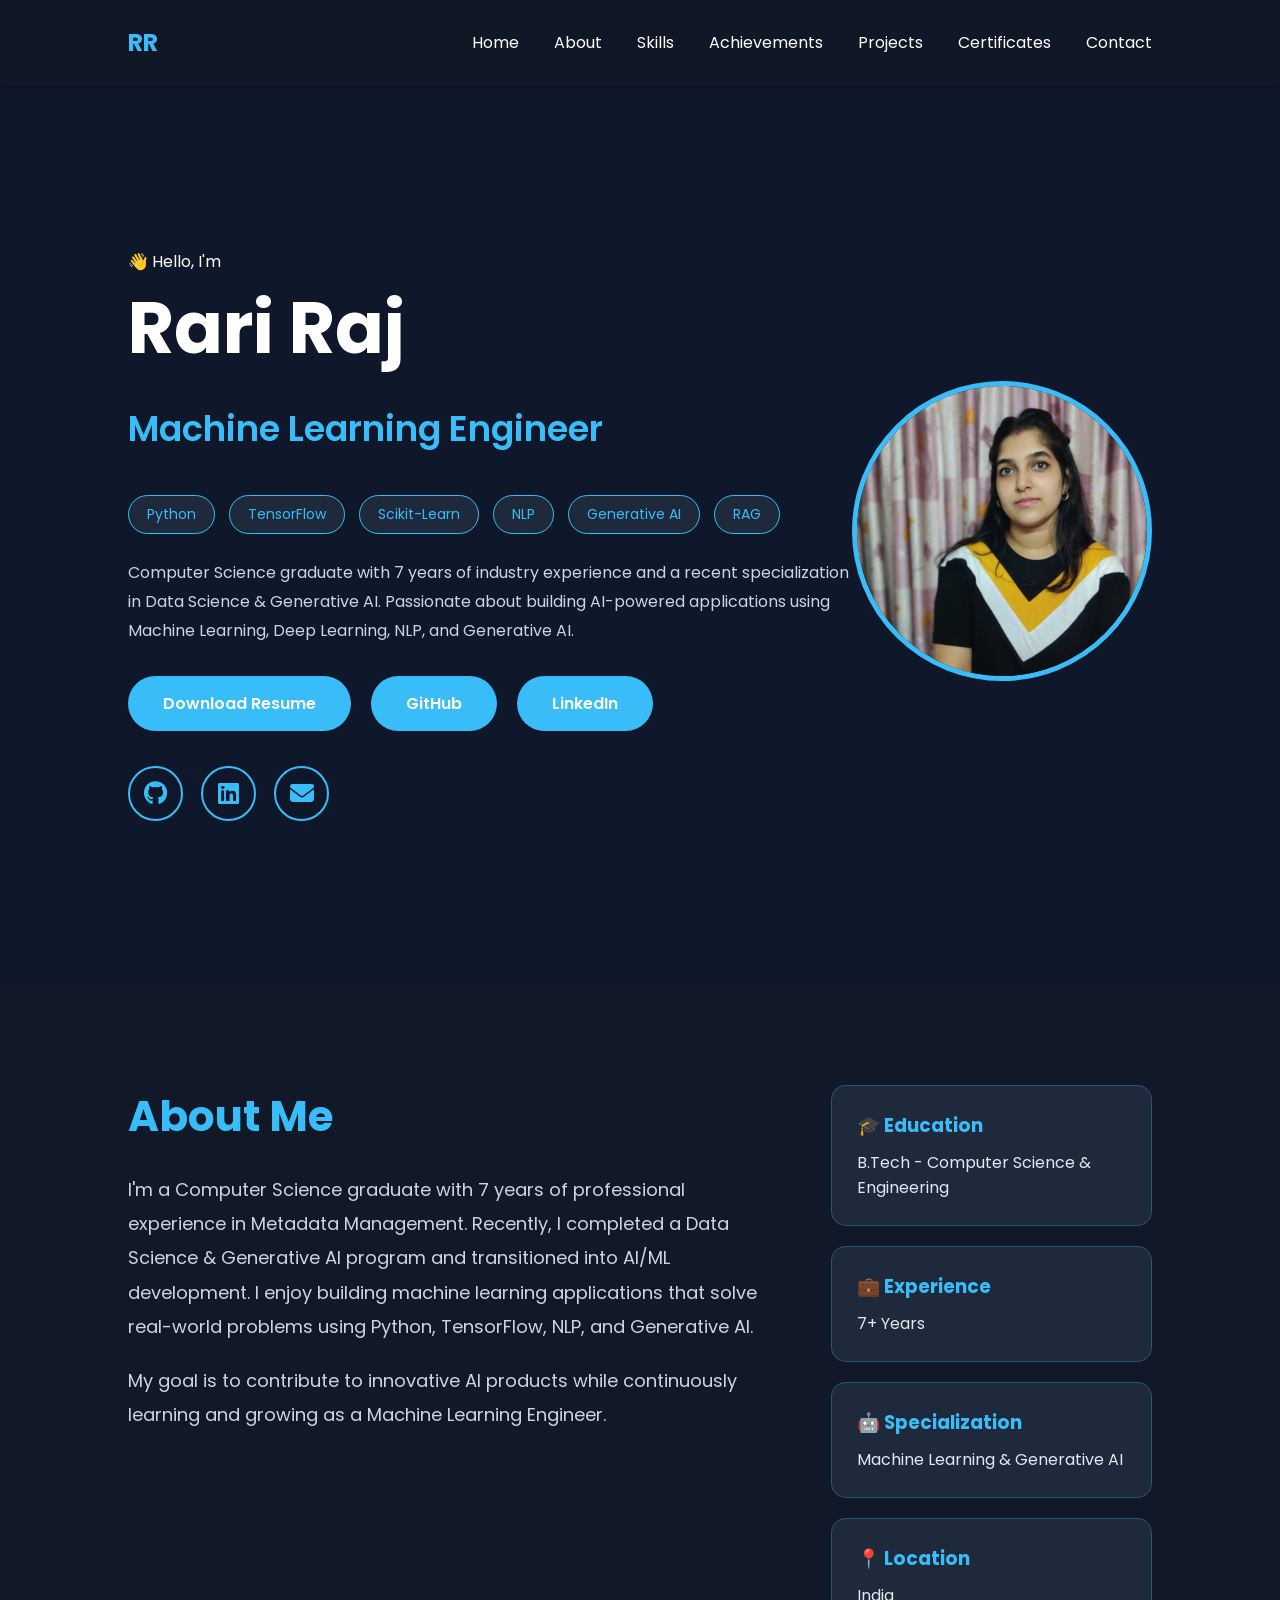
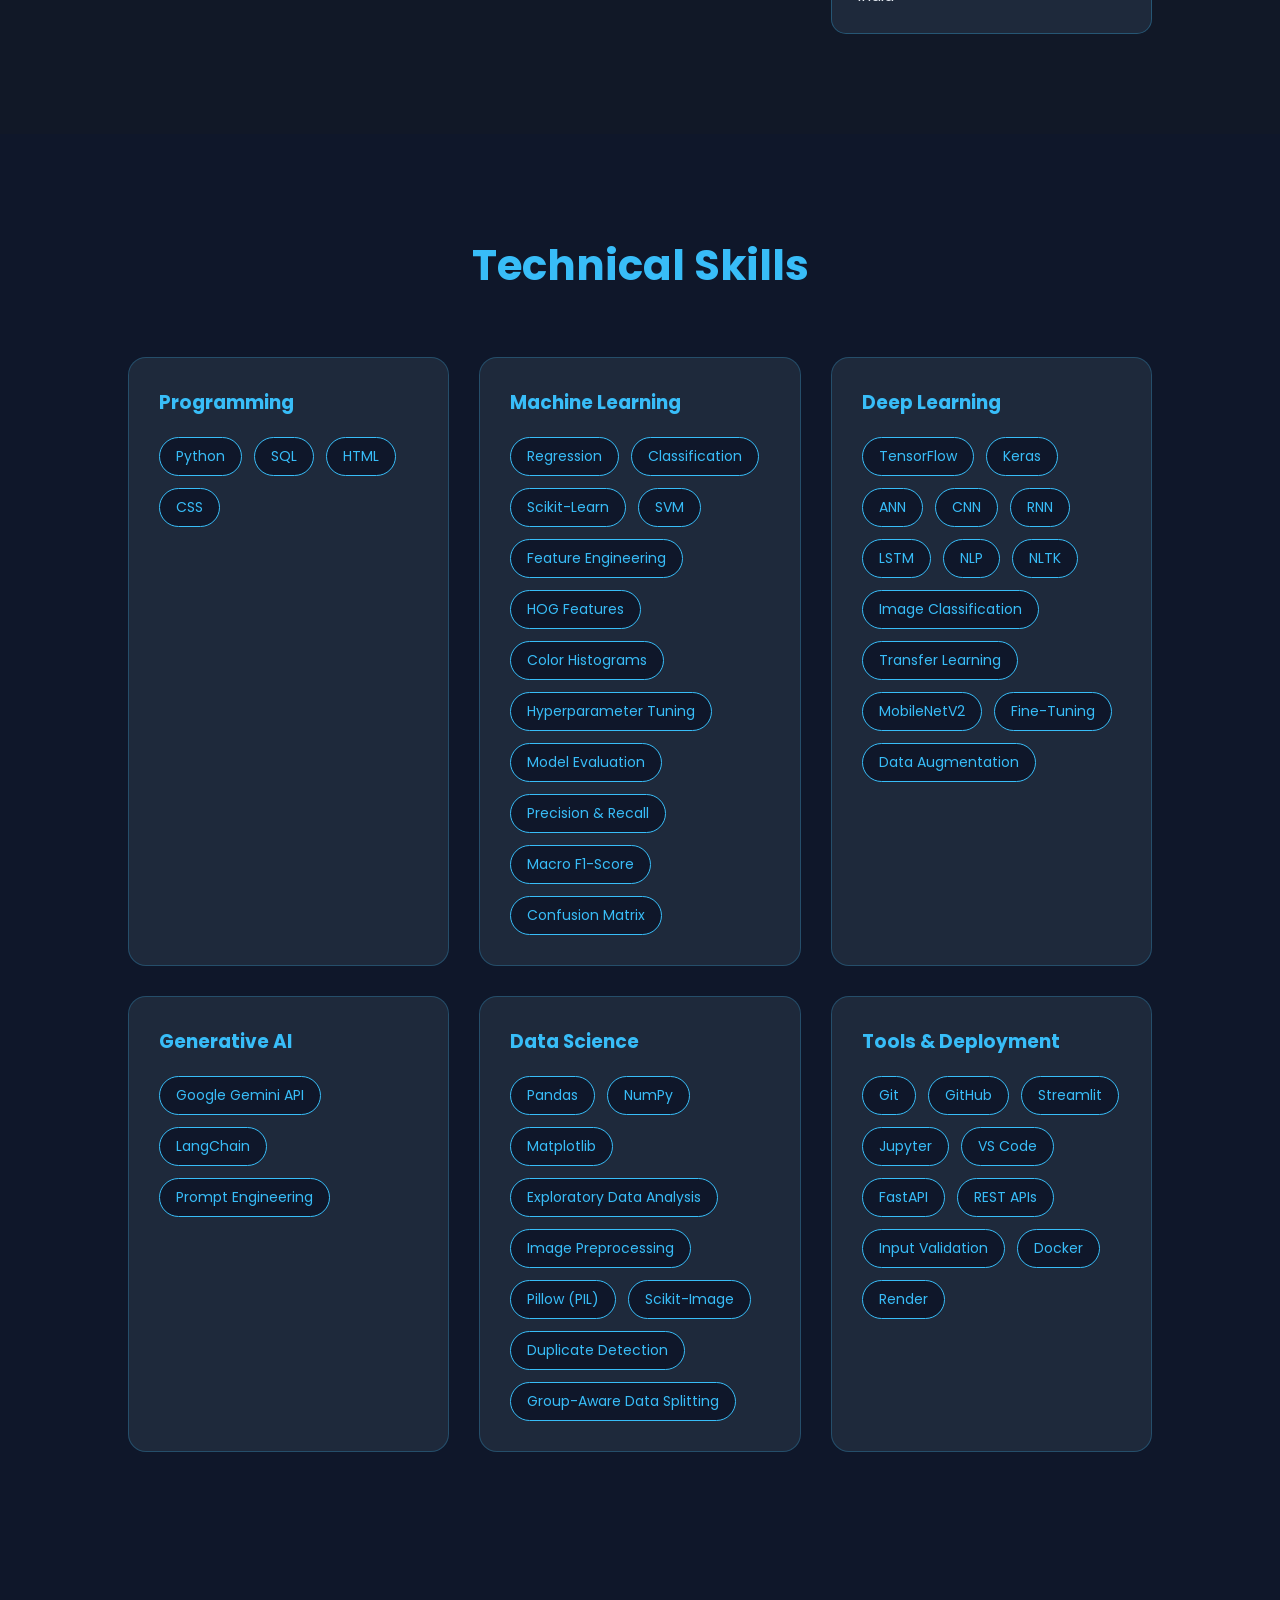
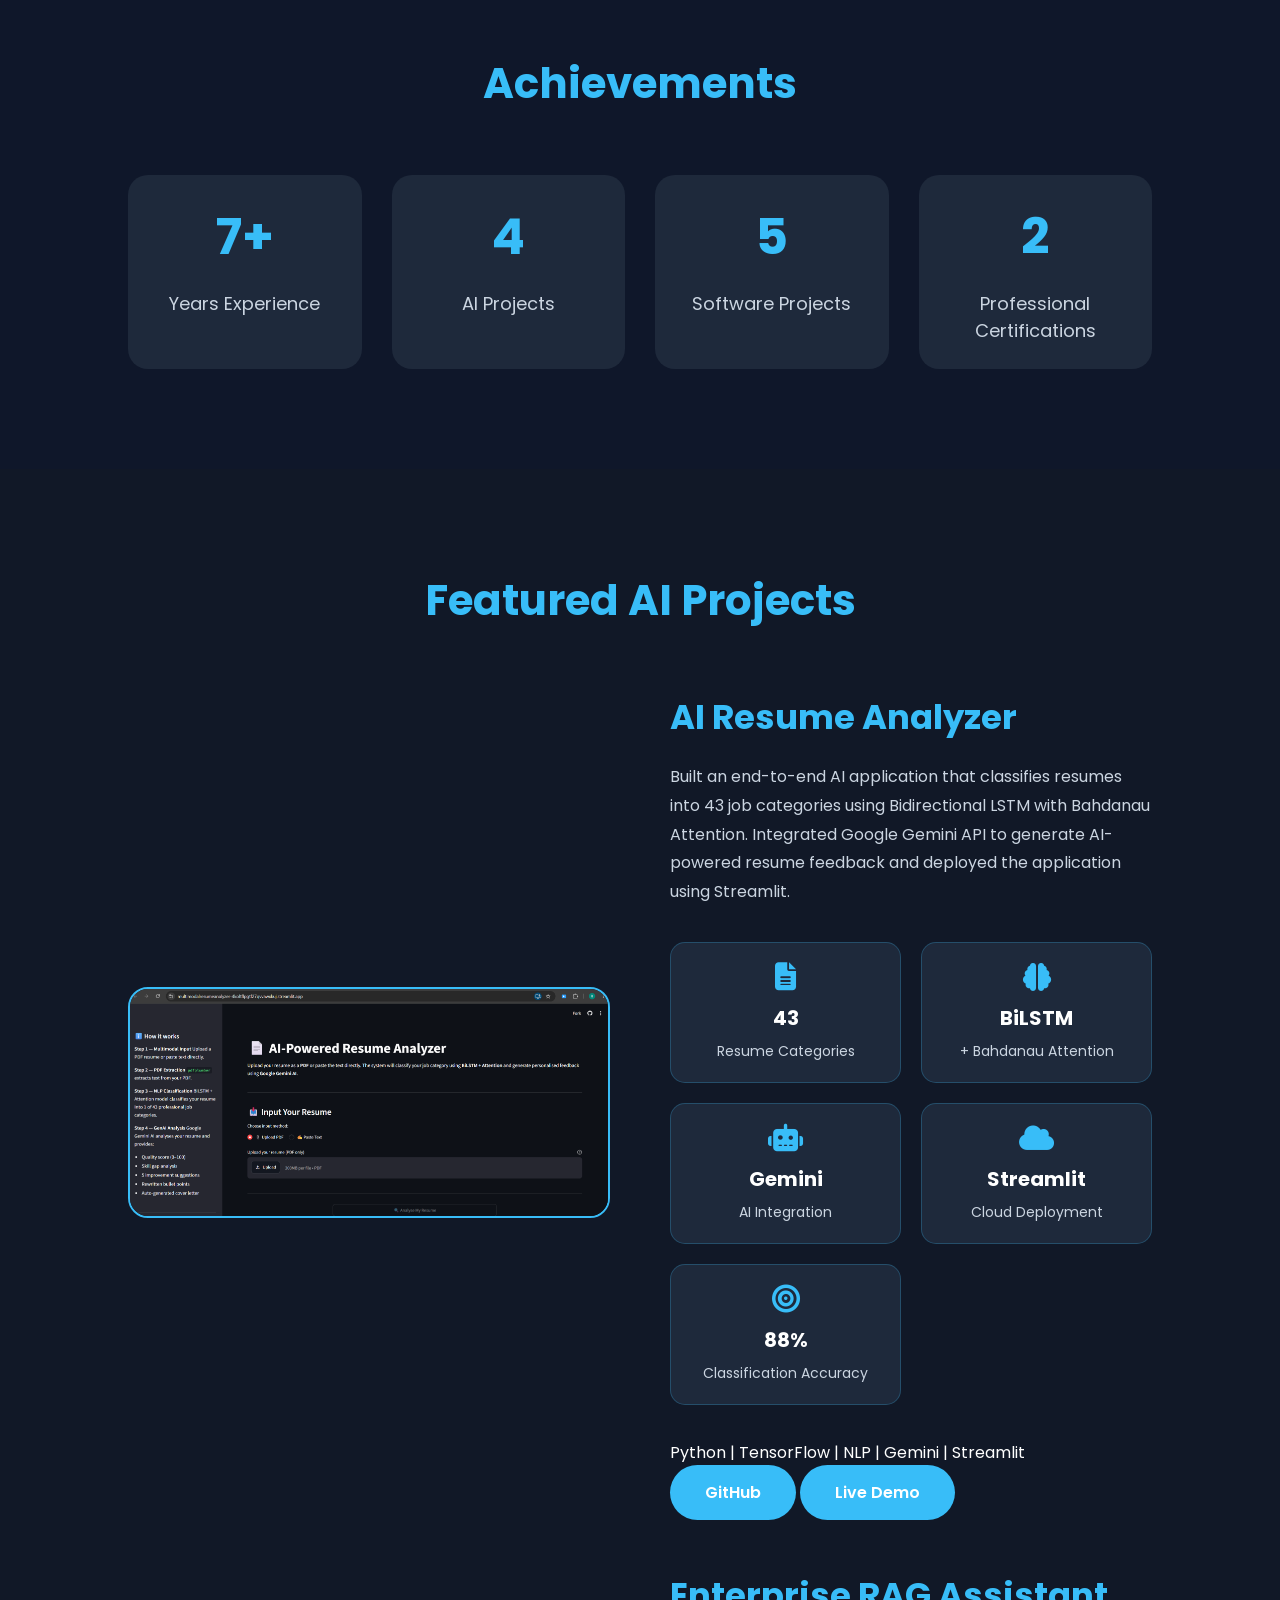
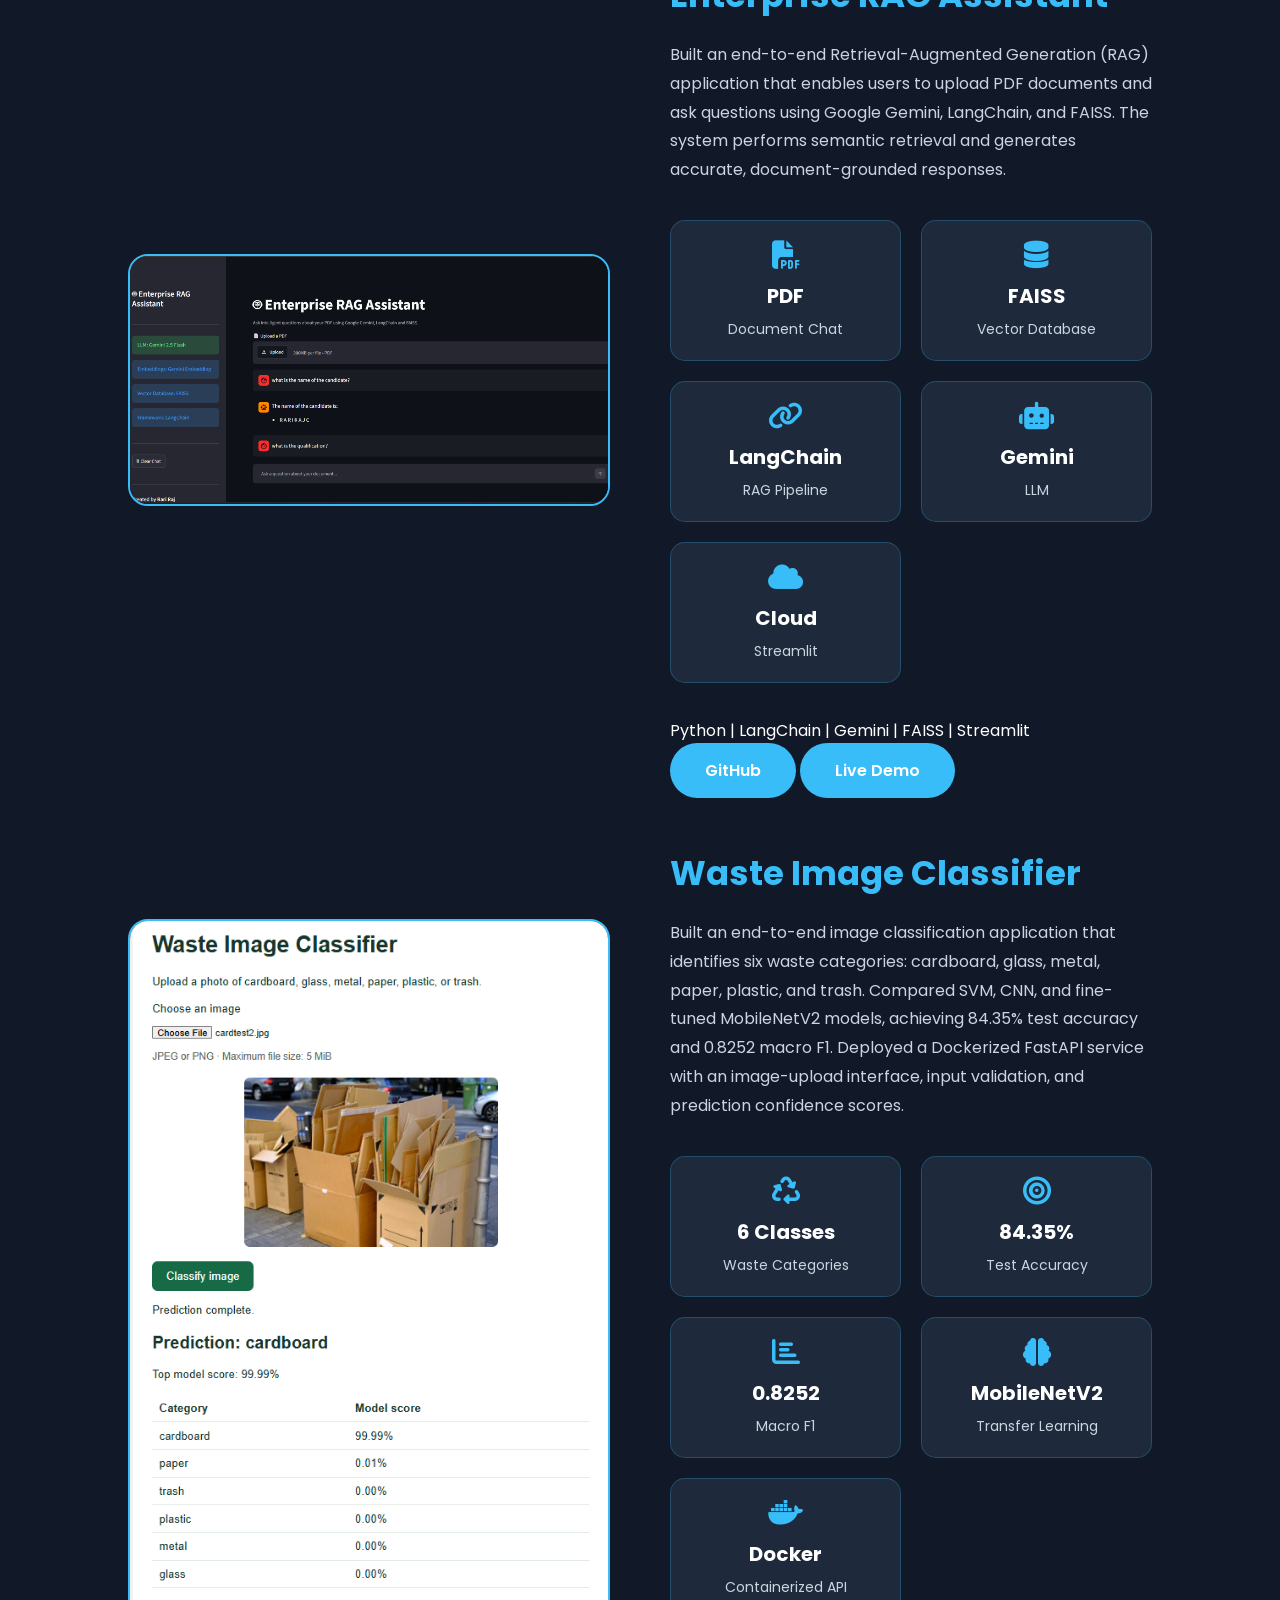
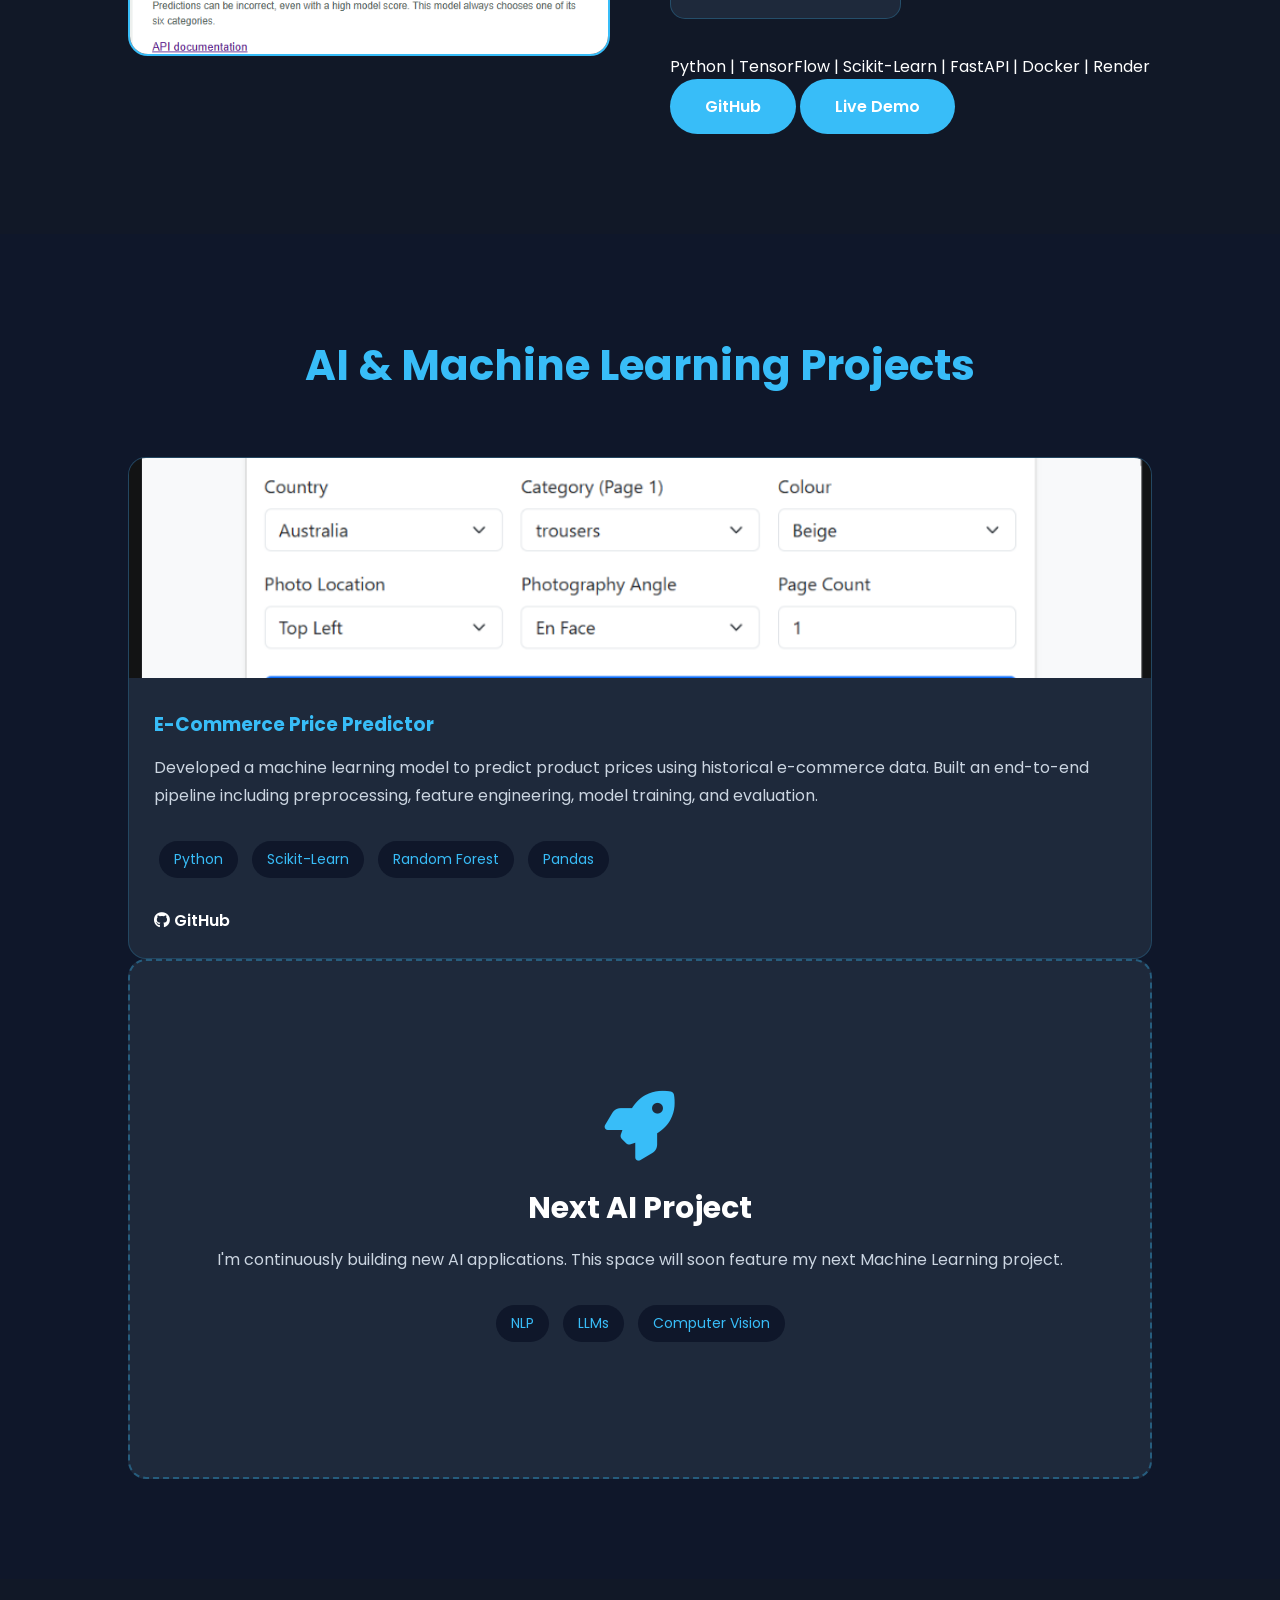
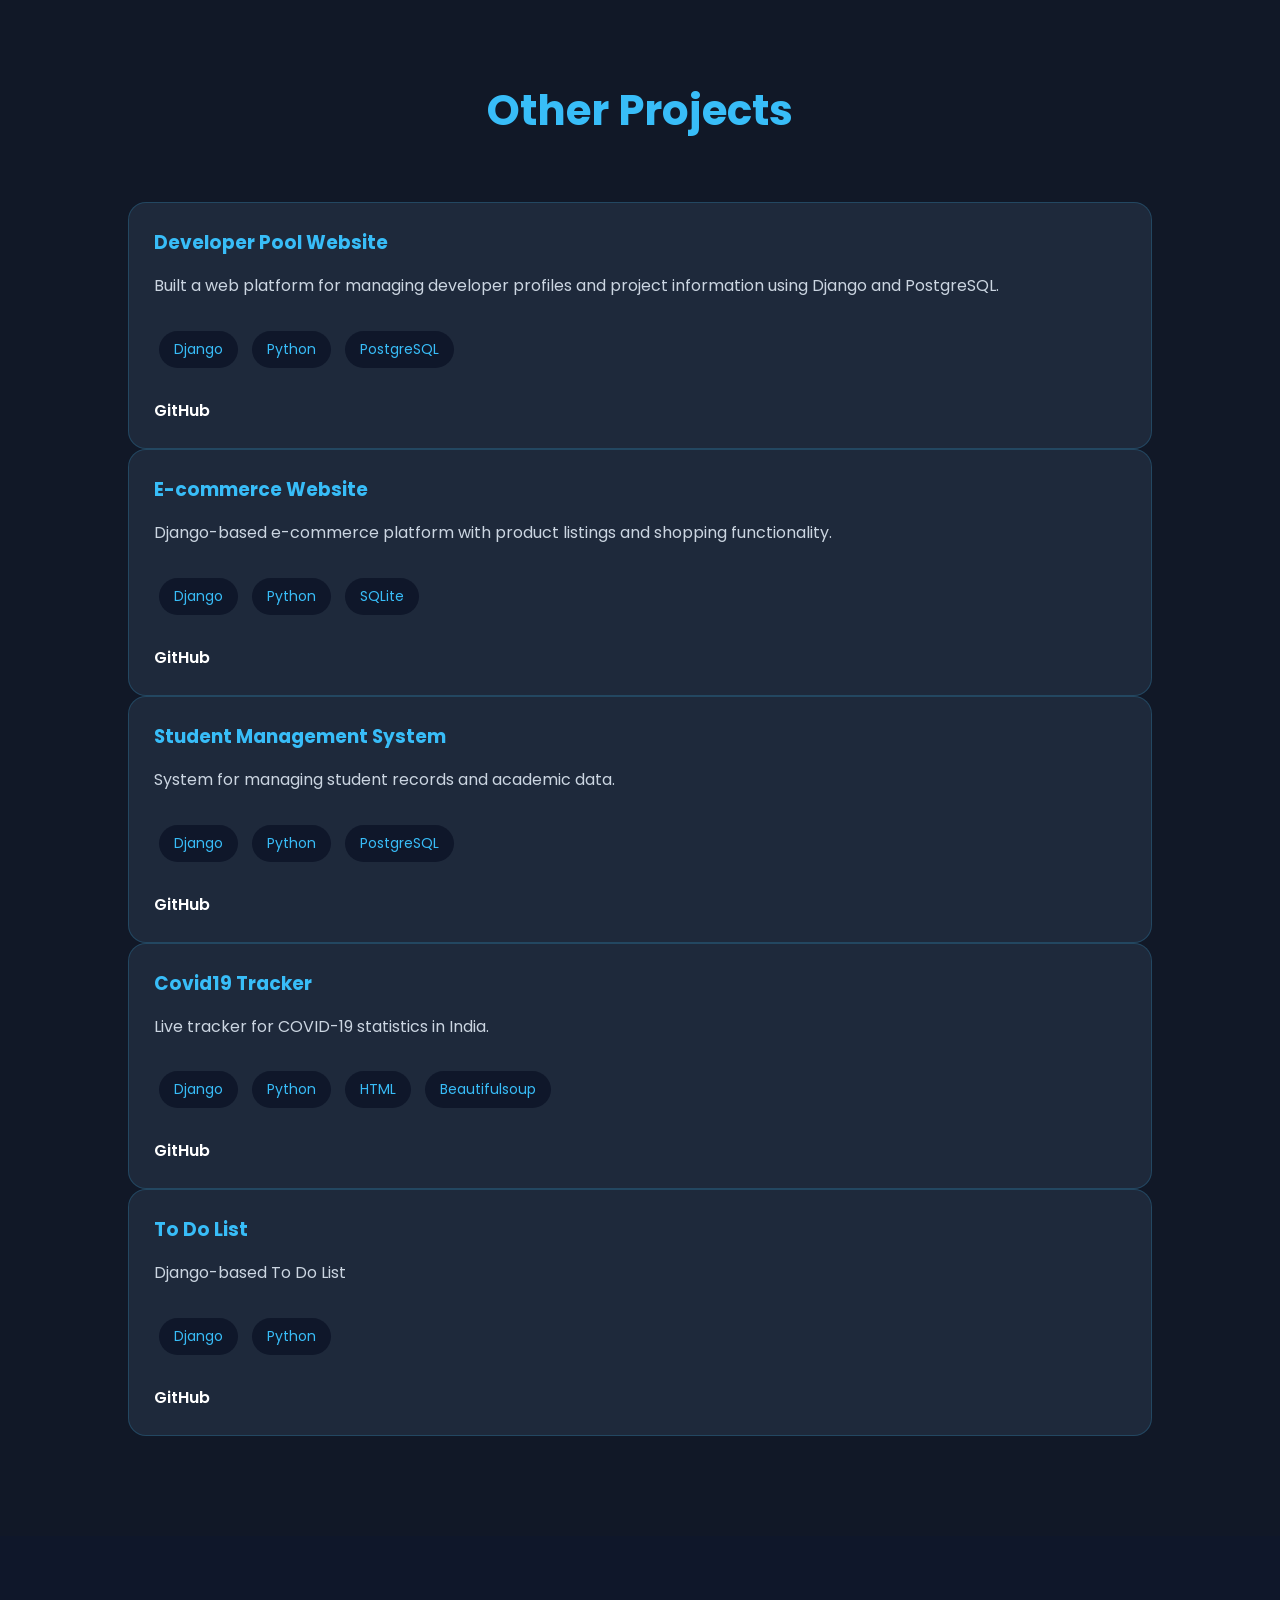
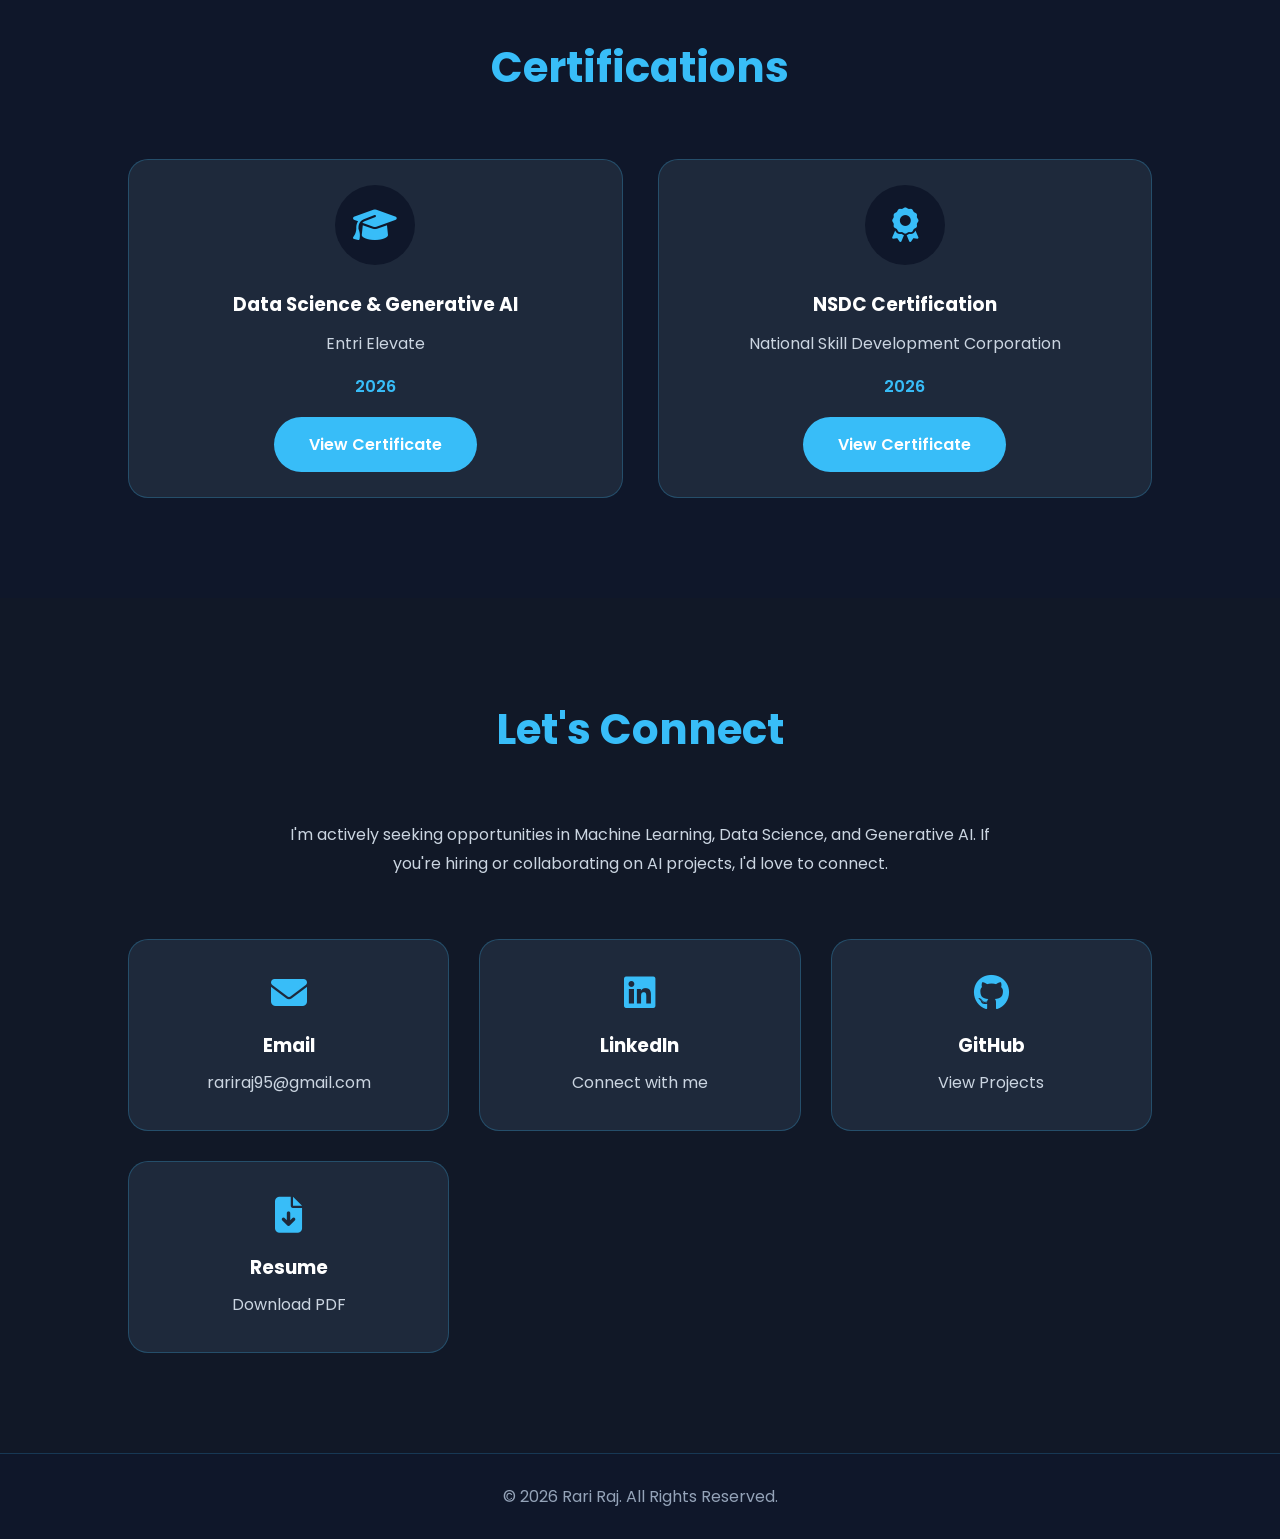
<file: index.html>
<!DOCTYPE html>
<html lang="en">
<head>
    <meta charset="UTF-8">
    <meta name="viewport" content="width=device-width, initial-scale=1.0">
    <meta name="description"
content="Portfolio of Rari Raj, Machine Learning Engineer specializing in AI, Deep Learning, NLP, and Generative AI.">

<meta name="keywords"
content="Machine Learning, Data Science, AI, Python, TensorFlow, NLP, Portfolio">

<meta name="author"
content="Rari Raj">
    <title>Rari Raj | Machine Learning Engineer</title>
    <link rel="stylesheet" href="style.css">
    <link rel="preconnect" href="https://fonts.googleapis.com">
    <link rel="preconnect" href="https://fonts.gstatic.com" crossorigin>
    <link href="https://fonts.googleapis.com/css2?family=Poppins:wght@300;400;500;600;700&display=swap" rel="stylesheet">
    <link rel="stylesheet"
href="https://cdnjs.cloudflare.com/ajax/libs/font-awesome/6.5.2/css/all.min.css">
</head>
<body>

    <!-- Navigation Bar -->

    <nav>

        <div class="logo">
            RR
        </div>

        <ul class="nav-links">

            <li><a href="#home">Home</a></li>

            <li><a href="#about">About</a></li>

            <li><a href="#skills">Skills</a></li>

            <li><a href="#achievements">Achievements</a></li>

            <li><a href="#featured-project">Projects</a></li>

            <li><a href="#certifications">Certificates</a></li>

            <li><a href="#contact">Contact</a></li>

        </ul>
        <div class="menu-toggle">
    <i class="fas fa-bars"></i>
</div>

    </nav>
    <!-- ================= HOME SECTION ================= -->

<section id="home">

    <div class="hero">

        <!-- Left Side -->

        <div class="hero-text">

            <p class="greeting">
                👋 Hello, I'm
            </p>

            <h1>
                Rari Raj
            </h1>

            <h2 class="hero-title">
                Machine Learning Engineer | Data Scientist
            </h2>
            <div class="tech-stack">

                <span>Python</span>

                <span>TensorFlow</span>

                <span>Scikit-Learn</span>

                <span>NLP</span>

                <span>Generative AI</span>

                <span>RAG</span>

            </div>

            <p class="intro">

                Computer Science graduate with 7 years of industry experience and a recent specialization in Data Science & Generative AI. 
                Passionate about building AI-powered applications using Machine Learning, Deep Learning, NLP, and Generative AI.

            </p>

            <div class="buttons">

                <a href="assets/resume.pdf" class="btn" download>
                    Download Resume
                </a>

                <a href="https://github.com/RariRaj" target="_blank" class="btn">
                    GitHub
                </a>

                <a href="https://www.linkedin.com/in/rari-raj-c-/" target="_blank" class="btn">
                    LinkedIn
                </a>

            </div>
            
            <div class="social-icons">

                <a href="https://github.com/RariRaj" target="_blank">
                    <i class="fa-brands fa-github"></i>
                </a>

                <a href="https://www.linkedin.com/in/rari-raj-c-/" target="_blank">
                    <i class="fa-brands fa-linkedin"></i>
                </a>

                <a href="mailto:rariraj95@gmail.com">
                    <i class="fa-solid fa-envelope"></i>
                </a>

            </div> 

        </div>
        

        <!-- Right Side -->

        <div class="hero-image">

            <img src="assets/images/profile.jpeg" alt="Rari Raj">

        </div>

    </div>

</section>

<!-- ================= ABOUT ================= -->

<section id="about" class="hidden">

    <div class="about-container">

        <div class="about-left">

            <h2>About Me</h2>

            <p>
                I'm a Computer Science graduate with 7 years of professional experience in Metadata Management. Recently, I completed a Data Science & Generative AI program and transitioned into AI/ML development. I enjoy building machine learning applications that solve real-world problems using Python, TensorFlow, NLP, and Generative AI.
            </p>

            <p>
                My goal is to contribute to innovative AI products while continuously learning and growing as a Machine Learning Engineer.
            </p>

        </div>

        <div class="about-right">

            <div class="info-card">
                <h3>🎓 Education</h3>
                <p>B.Tech - Computer Science & Engineering</p>
            </div>

            <div class="info-card">
                <h3>💼 Experience</h3>
                <p>7+ Years</p>
            </div>

            <div class="info-card">
                <h3>🤖 Specialization</h3>
                <p>Machine Learning & Generative AI</p>
            </div>

            <div class="info-card">
                <h3>📍 Location</h3>
                <p>India</p>
            </div>

        </div>

    </div>

</section>

<!-- ================= SKILLS ================= -->

<section id="skills" class="hidden">

    <h2 class="section-title">Technical Skills</h2>

    <div class="skills-container">

        <div class="skill-card">
            <h3>Programming</h3>

            <div class="skill-tags">
                <span>Python</span>
                <span>SQL</span>
                <span>HTML</span>
                <span>CSS</span>
            </div>
        </div>

        <div class="skill-card">
            <h3>Machine Learning</h3>

            <div class="skill-tags">
                <span>Regression</span>
                <span>Classification</span>
                <span>Scikit-Learn</span>
                <span>SVM</span>
                <span>Feature Engineering</span>
                <span>HOG Features</span>
                <span>Color Histograms</span>
                <span>Hyperparameter Tuning</span>
                <span>Model Evaluation</span>
                <span>Precision &amp; Recall</span>
                <span>Macro F1-Score</span>
                <span>Confusion Matrix</span>
            </div>
        </div>

        <div class="skill-card">
            <h3>Deep Learning</h3>

            <div class="skill-tags">
                <span>TensorFlow</span>
                <span>Keras</span>
                <span>ANN</span>
                <span>CNN</span>
                <span>RNN</span>
                <span>LSTM</span>
                <span>NLP</span>
                <span>NLTK</span>
                <span>Image Classification</span>
                <span>Transfer Learning</span>
                <span>MobileNetV2</span>
                <span>Fine-Tuning</span>
                <span>Data Augmentation</span>
                
            </div>
        </div>

        <div class="skill-card">
            <h3>Generative AI</h3>

            <div class="skill-tags">
                <span>Google Gemini API</span>
                <span>LangChain</span>
                <span>Prompt Engineering</span>
            </div>
        </div>

        <div class="skill-card">
            <h3>Data Science</h3>

            <div class="skill-tags">
                <span>Pandas</span>
                <span>NumPy</span>
                <span>Matplotlib</span>
                <span>Exploratory Data Analysis</span>
                <span>Image Preprocessing</span>
                <span>Pillow (PIL)</span>
                <span>Scikit-Image</span>
                <span>Duplicate Detection</span>
                <span>Group-Aware Data Splitting</span>
            </div>
        </div>

        <div class="skill-card">
            <h3>Tools &amp; Deployment</h3>

            <div class="skill-tags">
                <span>Git</span>
                <span>GitHub</span>
                <span>Streamlit</span>
                <span>Jupyter</span>
                <span>VS Code</span>
                <span>FastAPI</span>
                <span>REST APIs</span>
                <span>Input Validation</span>
                <span>Docker</span>
                <span>Render</span>
            </div>
        </div>

    </div>

</section>

<!--==================== ACHIEVEMENTS ====================-->

<section id="achievements" class="hidden">

    <h2 class="section-title">Achievements</h2>

    <div class="achievement-container">

        <div class="achievement-card">
            <h2>7+</h2>
            <p>Years Experience</p>
        </div>

        <div class="achievement-card">
            <h2>4</h2>
            <p>AI Projects</p>
        </div>

        <div class="achievement-card">
            <h2>5</h2>
            <p>Software Projects</p>
        </div>

        <div class="achievement-card">
            <h2>2</h2>
            <p>Professional Certifications</p>
        </div>

    </div>

</section>

<!-- ================= PROJECTS ================= -->

<!--==================== FEATURED PROJECT ====================-->

<section id="featured-project" class="hidden">

    <h2 class="section-title">Featured AI Projects</h2>

    <div class="featured-container">

        <div class="featured-image">

            <img src="assets/projects/resume-analyzer.png"
                 alt="AI Resume Analyzer">

        </div>

        <div class="featured-content">

            <h3>AI Resume Analyzer</h3>

            <p>
                Built an end-to-end AI application that classifies resumes into
                43 job categories using Bidirectional LSTM with Bahdanau Attention.
                Integrated Google Gemini API to generate AI-powered resume feedback
                and deployed the application using Streamlit.
            </p>

            <div class="project-highlights">

    <div class="highlight-box">
        <i class="fas fa-file-alt"></i>
        <h4>43</h4>
        <p>Resume Categories</p>
    </div>

    <div class="highlight-box">
        <i class="fas fa-brain"></i>
        <h4>BiLSTM</h4>
        <p>+ Bahdanau Attention</p>
    </div>

    <div class="highlight-box">
        <i class="fas fa-robot"></i>
        <h4>Gemini</h4>
        <p>AI Integration</p>
    </div>

    <div class="highlight-box">
        <i class="fas fa-cloud"></i>
        <h4>Streamlit</h4>
        <p>Cloud Deployment</p>
    </div>

    <div class="highlight-box">
        <i class="fas fa-bullseye"></i>
        <h4>88%</h4>
        <p>Classification Accuracy</p>
    </div>

</div>

            <div class="project-tech">

                <span>Python |</span>
                <span>TensorFlow |</span>
                <span>NLP |</span>
                <span>Gemini |</span>
                <span>Streamlit</span>

            </div>

            <div class="project-buttons">

                <a href="https://github.com/RariRaj/MultimodalResumeAnalyzer"
                   target="_blank"
                   class="btn">

                    GitHub

                </a>

                <a href="https://multimodalresumeanalyzer-4koltflpgtf27qvvawxkuj.streamlit.app/"
                   target="_blank"
                   class="btn">

                    Live Demo

                </a>

            </div>

        </div>
    

    </div>
        <!-- ================= SECOND FEATURED PROJECT ================= -->

<div class="featured-container">

    <div class="featured-image">

        <img src="assets/projects/chat-with-pdf.png"
             alt="Enterprise RAG Assistant">

    </div>

    <div class="featured-content">

        <h3>Enterprise RAG Assistant</h3>

        <p>
            Built an end-to-end Retrieval-Augmented Generation (RAG) application
            that enables users to upload PDF documents and ask questions using
            Google Gemini, LangChain, and FAISS. The system performs semantic
            retrieval and generates accurate, document-grounded responses.
        </p>

        <div class="project-highlights">

            <div class="highlight-box">
                <i class="fas fa-file-pdf"></i>
                <h4>PDF</h4>
                <p>Document Chat</p>
            </div>

            <div class="highlight-box">
                <i class="fas fa-database"></i>
                <h4>FAISS</h4>
                <p>Vector Database</p>
            </div>

            <div class="highlight-box">
                <i class="fas fa-link"></i>
                <h4>LangChain</h4>
                <p>RAG Pipeline</p>
            </div>

            <div class="highlight-box">
                <i class="fas fa-robot"></i>
                <h4>Gemini</h4>
                <p>LLM</p>
            </div>

            <div class="highlight-box">
                <i class="fas fa-cloud"></i>
                <h4>Cloud</h4>
                <p>Streamlit</p>
            </div>

        </div>

        <div class="project-tech">

            <span>Python |</span>
            <span>LangChain |</span>
            <span>Gemini |</span>
            <span>FAISS |</span>
            <span>Streamlit</span>

        </div>

        <div class="project-buttons">

            <a href="https://github.com/RariRaj/Chat-with-PDF-RAG"
               target="_blank"
               class="btn">

                GitHub

            </a>

            <a href="https://chat-with-pdf-rag-uwemwcbj8anlo9jdgdjvnx.streamlit.app/"
               target="_blank"
               class="btn">

                Live Demo

            </a>

        </div>

    </div>

</div>

<div class="featured-container">

    <div class="featured-image">

        <img src="assets/projects/wasteImageClassifier.png"
             alt="Waste Image Classifier application">

    </div>

    <div class="featured-content">

        <h3>Waste Image Classifier</h3>

        <p>
            Built an end-to-end image classification application that identifies
            six waste categories: cardboard, glass, metal, paper, plastic, and
            trash. Compared SVM, CNN, and fine-tuned MobileNetV2 models,
            achieving 84.35% test accuracy and 0.8252 macro F1.
            Deployed a Dockerized FastAPI service with an image-upload
            interface, input validation, and prediction confidence scores.
        </p>

        <div class="project-highlights">

            <div class="highlight-box">
                <i class="fas fa-recycle" aria-hidden="true"></i>
                <h4>6 Classes</h4>
                <p>Waste Categories</p>
            </div>

            <div class="highlight-box">
                <i class="fas fa-bullseye" aria-hidden="true"></i>
                <h4>84.35%</h4>
                <p>Test Accuracy</p>
            </div>

            <div class="highlight-box">
                <i class="fas fa-chart-bar" aria-hidden="true"></i>
                <h4>0.8252</h4>
                <p>Macro F1</p>
            </div>

            <div class="highlight-box">
                <i class="fas fa-brain" aria-hidden="true"></i>
                <h4>MobileNetV2</h4>
                <p>Transfer Learning</p>
            </div>

            <div class="highlight-box">
                <i class="fab fa-docker" aria-hidden="true"></i>
                <h4>Docker</h4>
                <p>Containerized API</p>
            </div>

        </div>

        <div class="project-tech">

            <span>Python |</span>
            <span>TensorFlow |</span>
            <span>Scikit-Learn |</span>
            <span>FastAPI |</span>
            <span>Docker |</span>
            <span>Render</span>

        </div>

        <div class="project-buttons">

            <a href="https://github.com/RariRaj/waste-image-classifier"
               target="_blank"
               rel="noopener noreferrer"
               class="btn">
                GitHub
            </a>

            <a href="https://waste-image-classifier-yiy6.onrender.com/"
               target="_blank"
               rel="noopener noreferrer"
               class="btn">
                Live Demo
            </a>

        </div>

    </div>

</div>

</section>

<!--==================== AI PROJECTS ====================-->



<section id="ai-projects">

    <h2 class="section-title">AI & Machine Learning Projects</h2>

    <div class="projects-grid">

        <!-- Project Card -->

        <div class="project-card">

            <img src="assets/projects/eshop.png"
                 alt="Price Predictor">

            <div class="project-info">

                <h3>E-Commerce Price Predictor</h3>

                <p>
                    Developed a machine learning model to predict product prices
                    using historical e-commerce data. Built an end-to-end pipeline
                    including preprocessing, feature engineering, model training,
                    and evaluation.
                </p>

                <div class="project-tags">

                    <span>Python</span>
                    <span>Scikit-Learn</span>
                    <span>Random Forest</span>
                    <span>Pandas</span>

                </div>

                <div class="project-links">

                    <a href="https://github.com/RariRaj/eshop-price-predictor"
                       target="_blank">

                        <i class="fab fa-github"></i> GitHub

                    </a>

                </div>

            </div>

            

        </div>
        <!-- Coming Soon Card -->

<div class="project-card coming-soon">

    <div class="coming-content">

        <i class="fas fa-rocket"></i>

        <h3>Next AI Project</h3>

        <p>
            I'm continuously building new AI applications.
            This space will soon feature my next Machine Learning project.
        </p>

        <div class="project-tags">

            <span>NLP</span>
            <span>LLMs</span>
            <span>Computer Vision</span>

        </div>

    </div>

</div>

    </div>

</section>

<!--==================== OTHER PROJECTS ====================-->

<section id="other-projects">

    <h2 class="section-title">Other Projects</h2>

    <div class="projects-grid">

        <!-- Repeat this card for each project -->

        <div class="project-card">

            

            <div class="project-info">

                <h3>Developer Pool Website</h3>

                <p>
                    Built a web platform for managing developer profiles and
                    project information using Django and PostgreSQL.
                </p>

                <div class="project-tags">

                    <span>Django</span>
                    <span>Python</span>
                    <span>PostgreSQL</span>

                </div>

                <div class="project-links">

                    <a href="https://github.com/RariRaj/django_developers_hub">GitHub</a>

                </div>

            </div>

        </div>
        <div class="project-card">

           

            <div class="project-info">

                <h3>E-commerce Website</h3>

                <p>
                    Django-based e-commerce platform with product listings and shopping functionality.
                </p>

                <div class="project-tags">

                    <span>Django</span>
                    <span>Python</span>
                    <span>SQLite</span>

                </div>

                <div class="project-links">

                    <a href="https://github.com/RariRaj/djnago-ecomm-website">GitHub</a>

                </div>

            </div>

        </div>
        <div class="project-card">

            

            <div class="project-info">

                <h3>Student Management System</h3>

                <p>
                    System for managing student records and academic data.
                </p>

                <div class="project-tags">

                    <span>Django</span>
                    <span>Python</span>
                    <span>PostgreSQL</span>

                </div>

                <div class="project-links">

                    <a href="https://github.com/RariRaj/Student-Management-System_pymyql">GitHub</a>

                </div>

            </div>

        </div>
        <div class="project-card">

         
            <div class="project-info">

                <h3>Covid19 Tracker</h3>

                <p>
                    Live tracker for COVID-19 statistics in India.
                </p>

                <div class="project-tags">

                    <span>Django</span>
                    <span>Python</span>
                    <span>HTML</span>
                    <span>Beautifulsoup</span>

                </div>

                <div class="project-links">

                    <a href="https://github.com/RariRaj/Covid19_live_tracker_india">GitHub</a>

                </div>

            </div>

        </div>
        <div class="project-card">

      
            <div class="project-info">

                <h3>To Do List</h3>

                <p>
                    Django-based To Do List
                </p>

                <div class="project-tags">

                    <span>Django</span>
                    <span>Python</span>
                    

                </div>

                <div class="project-links">

                    <a href="https://github.com/RariRaj/ToDo-List-Django">GitHub</a>

                </div>

            </div>

        </div>

    </div>

</section>

<!--==================== CERTIFICATIONS ====================-->

<section id="certifications">

    <h2 class="section-title">Certifications</h2>

    <div class="certification-container">

        <!-- Certificate 1 -->

        <div class="certificate-card">

            <div class="certificate-icon">
                <i class="fas fa-graduation-cap"></i>
            </div>

            <h3>Data Science & Generative AI</h3>

            <p>Entri Elevate</p>

            <span>2026</span>

            <a href="assets/certificates/ds-certificate.png"
               target="_blank"
               class="btn">

                View Certificate

            </a>

        </div>

        <!-- Certificate 2 -->

        <div class="certificate-card">

            <div class="certificate-icon">
                <i class="fas fa-award"></i>
            </div>

            <h3>NSDC Certification</h3>

            <p>National Skill Development Corporation</p>

            <span>2026</span>

            <a href="assets/certificates/nsdc-certificate.png"
               target="_blank"
               class="btn">

                View Certificate

            </a>

        </div>

    </div>

</section>

<!--==================== CONTACT ====================-->

<section id="contact">

    <h2 class="section-title">Let's Connect</h2>

    <p class="contact-text">
        I'm actively seeking opportunities in Machine Learning, Data Science, and Generative AI. 
        If you're hiring or collaborating on AI projects, I'd love to connect.
    </p>

    <div class="contact-container">

        <a href="mailto:YOUR_EMAIL@gmail.com" class="contact-card">
            <i class="fas fa-envelope"></i>
            <h3>Email</h3>
            <p>rariraj95@gmail.com</p>
        </a>

        
        <a href="https://www.linkedin.com/in/rari-raj-c-/"
           target="_blank"
           class="contact-card">


            <i class="fab fa-linkedin"></i>
            <h3>LinkedIn</h3>
            <p>Connect with me</p>


        </a>

       

        <a href="https://github.com/RariRaj"
           target="_blank"
           class="contact-card">

            <i class="fab fa-github"></i>
            <h3>GitHub</h3>
            <p>View Projects</p>

        </a>

        <a href="assets/resume.pdf"
           target="_blank"
           class="contact-card">

            <i class="fas fa-file-download"></i>
            <h3>Resume</h3>
            <p>Download PDF</p>

        </a>

    </div>

</section>

<button id="topBtn">
    <i class="fas fa-arrow-up"></i>
</button>
<script src="script.js"></script>



</body>
<footer>

    <p>© 2026 Rari Raj. All Rights Reserved.</p>

</footer>
</html>
</file>
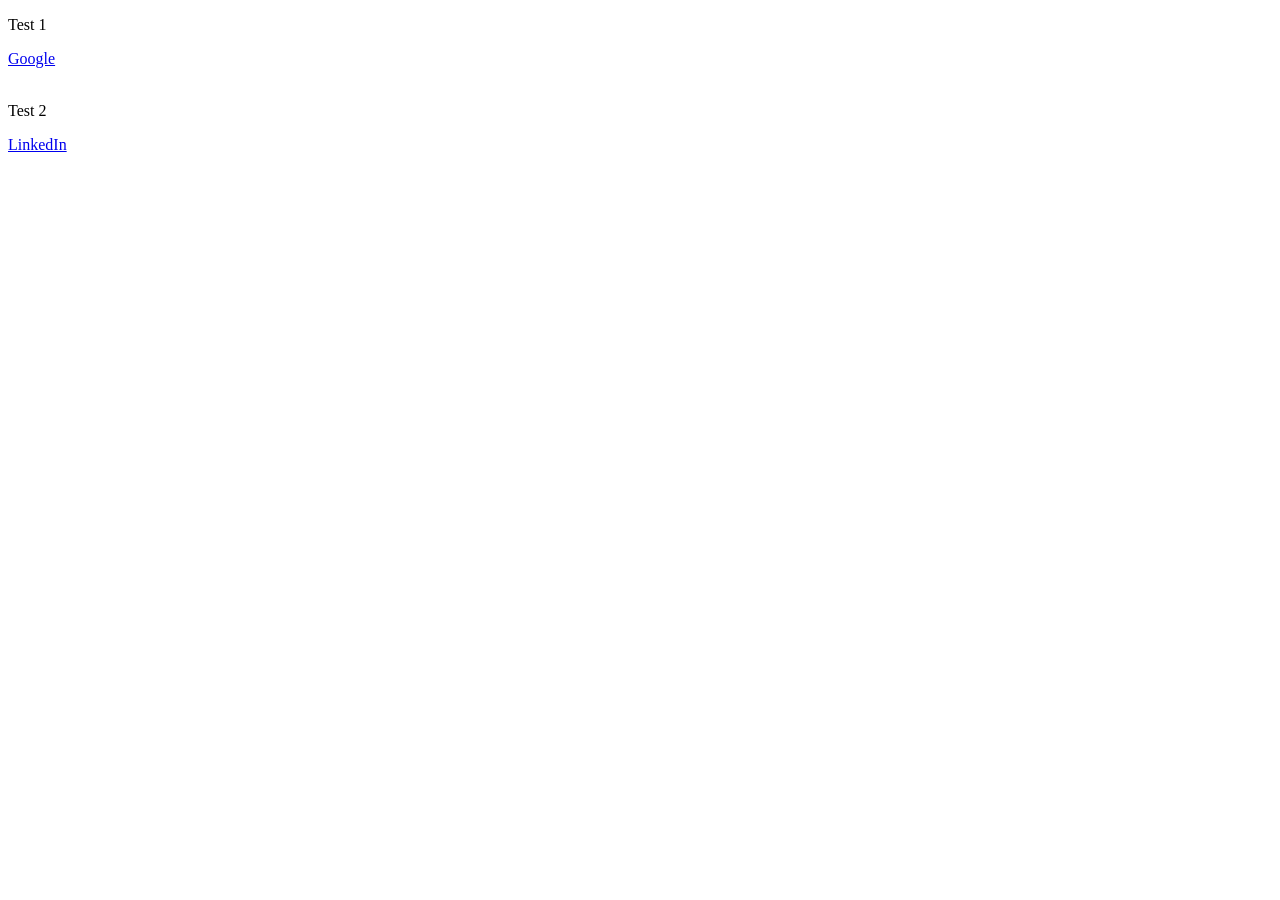
<file: test.html>
<!DOCTYPE html>
<html>
<body>

<p>Test 1</p>
<a href="https://www.google.com" target="_blank">Google</a>

<br><br>

<p>Test 2</p>
<a href="https://www.linkedin.com/in/rari-raj-c-/" target="_blank" rel="noopener noreferrer">
    LinkedIn
</a>

</body>
</html>
</file>
<file: style.css>
/* ===========================
   RESET
=========================== */

*{
    margin:0;
    padding:0;
    box-sizing:border-box;
}

html{
    scroll-behavior:smooth;
}

body{
    font-family:'Poppins',sans-serif;
    background:#0f172a;
    color:white;
}

/* ===========================
   NAVBAR
=========================== */

nav{

    position:relative;

    width:100%;

    display:flex;

    justify-content:space-between;

    align-items:center;

    padding:25px 10%;

    background:#111827;

    z-index:1000;
    background: rgba(17, 24, 39, 0.9);
    backdrop-filter: blur(10px);
    box-shadow: 0 2px 10px rgba(0,0,0,0.2);

}
header{
    position:sticky;
    top:0;
    z-index:1000;
    background:#0f172a;
    box-shadow:0 2px 15px rgba(0,0,0,.25);
}


.hidden{
    opacity:0;
    transform:translateY(40px);
    transition:all .8s ease;
}

.show{
    opacity:1;
    transform:translateY(0);
}
.logo{

    font-size: 24px;
    font-weight: 700;
    color: #38bdf8;

}

nav ul{

    display:flex;

    list-style:none;

}

nav ul li{

    margin-left:35px;

}

nav ul li a{

    color:white;

    text-decoration:none;

    transition:.3s;

}

nav ul li a:hover{

    color:#38bdf8;

}
.menu-toggle{
    display:none;
    font-size:28px;
    color:white;
    cursor:pointer;
}

@media (max-width:768px){

.menu-toggle{
    display:block;
}

.nav-links{

    position:absolute;

    top:70px;

    left:0;

    width:100%;

    background:#0f172a;

    display:flex;

    flex-direction:column;

    align-items:center;

    max-height:0;

    overflow:hidden;

    transition:max-height .4s ease;

}

.nav-links.active{

    max-height:400px;

}

.nav-links li{

    margin:20px 0;

}

}

/* ===========================
   HERO
=========================== */

#home{

    min-height:100vh;

    display:flex;

    align-items:center;

    padding:120px 10%;

}

.hero{

    display:flex;

    justify-content:space-between;

    align-items:center;

    width:100%;

}

.tech-stack{

    margin:25px 0;

}

.tech-stack span{

    display:inline-block;

    padding:8px 18px;

    margin:8px 10px 0 0;

    border-radius:30px;

    background:#1e293b;

    color:#38bdf8;

    border:1px solid #38bdf8;

    font-size:14px;

    transition:.3s;

}

.tech-stack span:hover{

    background:#38bdf8;

    color:white;

    transform:translateY(-4px);

}

.hero-text{

    width:100%;

}

.hero-text h1{

    font-size:clamp(38px,7vw,72px);
    

}

/*.hero-text h2{

    color:#38bdf8;

    margin-bottom:20px;

}*/
.hero-title{
    color:#38bdf8;
    font-size:2.2rem;
    font-weight:600;
    margin:20px 0;
    min-height:60px;
}

.intro{

    line-height:1.8;

    margin-bottom:30px;

    color:#cbd5e1;

}

.hero-image img{

    width:300px;

    height:300px;

    border-radius:50%;

    object-fit:cover;

    border:5px solid #38bdf8;

    animation: float 4s ease-in-out infinite;



}
.hero-image img{
    animation: float 4s ease-in-out infinite;
}

@keyframes float{

    0%{
        transform:translateY(0);
    }

    50%{
        transform:translateY(-12px);
    }

    100%{
        transform:translateY(0);
    }
}

.buttons{
    display:flex;
    gap:20px;
    flex-wrap:wrap;
}

.btn,
.btn2{
    display:inline-block;
    padding:15px 35px;
    border-radius:50px;
    background:#38bdf8;
    color:white;
    text-decoration:none;
    font-weight:600;
    transition:0.3s;
}

.btn:hover,
.btn2:hover{
    transform:translateY(-3px);
}

.social-icons {
    display: flex;
    gap: 18px;
    margin-top: 35px;
}

.social-icons a {
    width: 55px;
    height: 55px;
    border: 2px solid #38bdf8;
    border-radius: 50%;
    display: flex;
    justify-content: center;
    align-items: center;
    color: #38bdf8;
    font-size: 24px;
    text-decoration: none;
    transition: all 0.3s ease;
}

.social-icons a:hover {
    background: #38bdf8;
    color: #0f172a;
    transform: translateY(-6px) scale(1.08);
    box-shadow: 0 0 20px rgba(56, 189, 248, 0.5);
}

/* ===========================
   ABOUT SECTION
=========================== */

#about{
    padding:100px 10%;
    background:#111827;
}

.about-container{
    display:flex;
    justify-content:space-between;
    align-items:flex-start;
    gap:60px;
}

.about-left{
    flex:2;
}

.about-left h2{
    font-size:42px;
    color:#38bdf8;
    margin-bottom:25px;
}

.about-left p{
    color:#cbd5e1;
    line-height:1.9;
    margin-bottom:20px;
    font-size:18px;
}

.about-right{
    flex:1;
    display:grid;
    grid-template-columns:1fr;
    gap:20px;
}

.info-card{
    background:#1e293b;
    padding:25px;
    border-radius:15px;
    border:1px solid rgba(56,189,248,0.3);
    transition:0.3s ease;
}

.info-card:hover{
    transform:translateY(-6px);
    border-color:#38bdf8;
    box-shadow:0 10px 25px rgba(56,189,248,0.2);
}

.info-card h3{
    color:#38bdf8;
    margin-bottom:10px;
}

.info-card p{
    color:#e2e8f0;
}

/* ===========================
   SKILLS
=========================== */

#skills{
    padding:100px 10%;
    background:#0f172a;
}

.section-title{
    text-align:center;
    font-size:42px;
    color:#38bdf8;
    margin-bottom:60px;
}

.skills-container{
    display:grid;
    grid-template-columns:repeat(auto-fit,minmax(320px,1fr));
    gap:30px;
}

.skill-card{
    background:#1e293b;
    padding:30px;
    border-radius:18px;
    transition:0.3s ease;
    border:1px solid rgba(56,189,248,0.25);
}

.skill-card:hover{
    transform:translateY(-8px);
    box-shadow:0 15px 35px rgba(56,189,248,0.15);
    border-color:#38bdf8;
}

.skill-card h3{
    color:#38bdf8;
    margin-bottom:20px;
}

.skill-tags{
    display:flex;
    flex-wrap:wrap;
    gap:12px;
}

.skill-tags span{
    padding:8px 16px;
    border-radius:25px;
    background:#0f172a;
    border:1px solid #38bdf8;
    color:#38bdf8;
    font-size:14px;
}


/*==================== ACHIEVEMENTS ====================*/

#achievements{
    padding:100px 10%;
    background:#0f172a;
}

.achievement-container{

    display:grid;
    grid-template-columns:repeat(auto-fit,minmax(220px,1fr));
    gap:30px;

}

.achievement-card{

    background:#1e293b;
    padding:25px;
    border-radius:20px;
    text-align:center;
}

.achievement-card:hover{

    transform:translateY(-8px);
    box-shadow:0 15px 35px rgba(56,189,248,.15);
    border-color:#38bdf8;

}

.achievement-card h2{

    font-size:50px;
    color:#38bdf8;

}

.achievement-card p{

    margin-top:15px;
    color:#cbd5e1;
    font-size:18px;

}
/* ===========================
   PROJECTS
=========================== */

/*#projects{

    padding:100px 10%;

    background:#111827;

}

.projects-container{

    display:grid;

    grid-template-columns:repeat(auto-fit,minmax(400px,1fr));

    gap:40px;

}

.project-card{

    background:#1e293b;

    border-radius:20px;

    overflow:hidden;

    transition:0.4s;

    border:1px solid rgba(56,189,248,.25);

}

.project-card:hover{

    transform:translateY(-10px);

    box-shadow:0 20px 40px rgba(56,189,248,.18);

}

.project-card img{

    width:100%;

    height:240px;

    object-fit:cover;

}

.project-content{

    padding:30px;

}

.project-content h3{

    color:#38bdf8;

    margin-bottom:20px;

}

.project-content p{

    color:#cbd5e1;

    line-height:1.8;

}

.project-tech{

    margin:25px 0;

    display:flex;

    flex-wrap:wrap;

    gap:10px;

}

.project-tech span{

    background:#0f172a;

    border:1px solid #38bdf8;

    color:#38bdf8;

    padding:7px 14px;

    border-radius:25px;

    font-size:14px;

}

.project-buttons{

    margin-top:25px;

}*/

/*==================== FEATURED PROJECT ====================*/

#featured-project{
    padding:100px 10%;
    background:#111827;
}

.featured-container{

    display:grid;
    grid-template-columns:1fr 1fr;
    gap:60px;
    align-items:center;

}

.featured-image img{

    width:100%;
    border-radius:20px;
    border:2px solid #38bdf8;
    transition:.4s;

}

.featured-image img:hover{

    transform:scale(1.03);

}

.featured-content h3{

    font-size:34px;
    color:#38bdf8;
    margin-bottom:20px;

}

.featured-content p{

    color:#cbd5e1;
    line-height:1.8;

}

.feature-list{

    margin:30px 0;

    display:flex;
    flex-direction:column;
    gap:12px;

    color:white;

}

.project-highlights{

    display:grid;
    grid-template-columns:repeat(auto-fit,minmax(150px,1fr));
    gap:20px;
    margin:35px 0;

}

.highlight-box{

    background:#1e293b;
    border:1px solid rgba(56,189,248,.25);
    border-radius:15px;
    padding:20px;
    text-align:center;
    transition:.3s;

}

.highlight-box:hover{

    transform:translateY(-6px);
    border-color:#38bdf8;
    box-shadow:0 10px 20px rgba(56,189,248,.15);

}

.highlight-box i{

    font-size:28px;
    color:#38bdf8;
    margin-bottom:12px;

}

.highlight-box h4{

    color:white;
    margin-bottom:8px;
    font-size:20px;

}

.highlight-box p{

    color:#cbd5e1;
    font-size:14px;
    line-height:1.5;

}

/*==================== AI PROJECTS ====================*/

#ai-projects{

    padding:100px 10%;

    background:#0f172a;

}

.projects-grid{

grid-template-columns:

repeat(auto-fit,minmax(300px,1fr));

}

.project-card{

    background:#1e293b;

    border-radius:18px;

    overflow:hidden;

    transition:.35s;

    border:1px solid rgba(56,189,248,.2);

}

.project-card:hover{

    transform:translateY(-10px);

    border-color:#38bdf8;

    box-shadow:0 15px 35px rgba(56,189,248,.18);

}

.project-card img{

    width:100%;

    height:220px;

    object-fit:cover;

}

.project-info{

    padding:25px;

}

.project-info h3{

    color:#38bdf8;

    margin-bottom:15px;

}

.project-info p{

    color:#cbd5e1;

    line-height:1.8;

}

.project-tags{

    margin-top:25px;

}

.project-tags span{

    display:inline-block;

    padding:8px 15px;

    margin:5px;

    border-radius:20px;

    background:#0f172a;

    color:#38bdf8;

    font-size:14px;

}

.project-links{

    margin-top:25px;

}

.project-links a{

    color:white;

    text-decoration:none;

    font-weight:600;

}

.project-links a:hover{

    color:#38bdf8;

}

.coming-soon{

    display:flex;
    justify-content:center;
    align-items:center;
    min-height:520px;
    border:2px dashed rgba(56,189,248,.35);

}

.coming-content{

    text-align:center;
    padding:25px;

}

.coming-content i{

    font-size:70px;
    color:#38bdf8;
    margin-bottom:25px;

}

.coming-content h3{

    color:white;
    margin-bottom:15px;
    font-size:30px;

}

.coming-content p{

    color:#cbd5e1;
    line-height:1.8;
    margin-bottom:25px;

}

#other-projects{
    padding:100px 10%;
    background:#111827;
}

/*==================== CERTIFICATIONS ====================*/

#certifications{

    padding:100px 10%;
    background:#0f172a;

}

.certification-container{

    display:grid;
    grid-template-columns:repeat(auto-fit,minmax(320px,1fr));
    gap:35px;
    margin-top:60px;

}

.certificate-card{

    background:#1e293b;
    border-radius:20px;
    padding:25px;
    text-align:center;
    border:1px solid rgba(56,189,248,.25);
    transition:.35s;

}

.certificate-card:hover{

    transform:translateY(-8px);
    border-color:#38bdf8;
    box-shadow:0 15px 35px rgba(56,189,248,.18);

}

.certificate-icon{

    width:80px;
    height:80px;
    margin:auto;
    border-radius:50%;
    background:#0f172a;

    display:flex;
    justify-content:center;
    align-items:center;

    margin-bottom:25px;

}

.certificate-icon i{

    font-size:35px;
    color:#38bdf8;

}

.certificate-card h3{

    color:white;
    margin-bottom:12px;

}

.certificate-card p{

    color:#cbd5e1;

}

.certificate-card span{

    display:block;
    margin:18px 0;
    color:#38bdf8;
    font-weight:600;

}

/*==================== CONTACT ====================*/

#contact{

    padding:100px 10%;
    background:#111827;
    text-align:center;

}

.contact-text{

    max-width:700px;
    margin:20px auto 60px;
    color:#cbd5e1;
    line-height:1.8;

}

.contact-container{

    display:grid;
    grid-template-columns:repeat(auto-fit,minmax(250px,1fr));
    gap:30px;

}

.contact-card{

    background:#1e293b;
    padding:35px;
    border-radius:20px;
    text-decoration:none;
    color:white;
    transition:.35s;
    border:1px solid rgba(56,189,248,.25);

}

.contact-card:hover{

    transform:translateY(-8px);
    border-color:#38bdf8;
    box-shadow:0 15px 35px rgba(56,189,248,.18);

}

.contact-card i{

    font-size:36px;
    color:#38bdf8;
    margin-bottom:20px;

}

.contact-card h3{

    margin-bottom:10px;

}

.contact-card p{

    color:#cbd5e1;

}

footer{

    background:#0f172a;
    padding:30px;
    text-align:center;
    color:#94a3b8;
    border-top:1px solid rgba(56,189,248,.2);

}

#topBtn{

    position:fixed;
    right:30px;
    bottom:30px;

    width:50px;
    height:50px;

    border:none;
    border-radius:50%;

    background:#38bdf8;
    color:white;

    font-size:18px;

    cursor:pointer;

    display:none;

    z-index:999;

}

/*==================== RESPONSIVE DESIGN ====================*/

@media (max-width: 992px){

    section{
        padding:80px 8%;
    }

    .featured-container{
        grid-template-columns:1fr;
        gap:40px;
    }

    .hero{
        flex-direction:column;
        text-align:center;
        gap:40px;
    }

    .hero-text{
        order:2;
    }

    .hero-image{
        width:100%;
        display:flex;
        justify-content:center;
    }

}

@media (max-width:992px){

.about-container{

    flex-direction:column;

}

.about-left,
.about-right{

    width:100%;

}

}

@media (max-width:768px){

    h1{
        font-size:42px;
    }

    h2{
        font-size:28px;
    }

    p{
        font-size:16px;
    }

    .projects-grid{
        grid-template-columns:1fr;
    }

    .achievement-container{
        grid-template-columns:1fr;
    }

    .certification-container{
        grid-template-columns:1fr;
    }

    .contact-container{
        grid-template-columns:1fr;
    }

    .project-highlights{
        grid-template-columns:repeat(2,1fr);
    }

}

@media (max-width:480px){

    section{
        padding:70px 20px;
    }

    h1{
        font-size:34px;
    }

    .hero-image img{
        width:250px;
        height:250px;
    }

    .btn{
        width:100%;
        text-align:center;
        margin-bottom:15px;
    }

    .project-highlights{
        grid-template-columns:1fr;
    }

}

.featured-container + .featured-container {
    margin-top: 50px;
}
</file>
